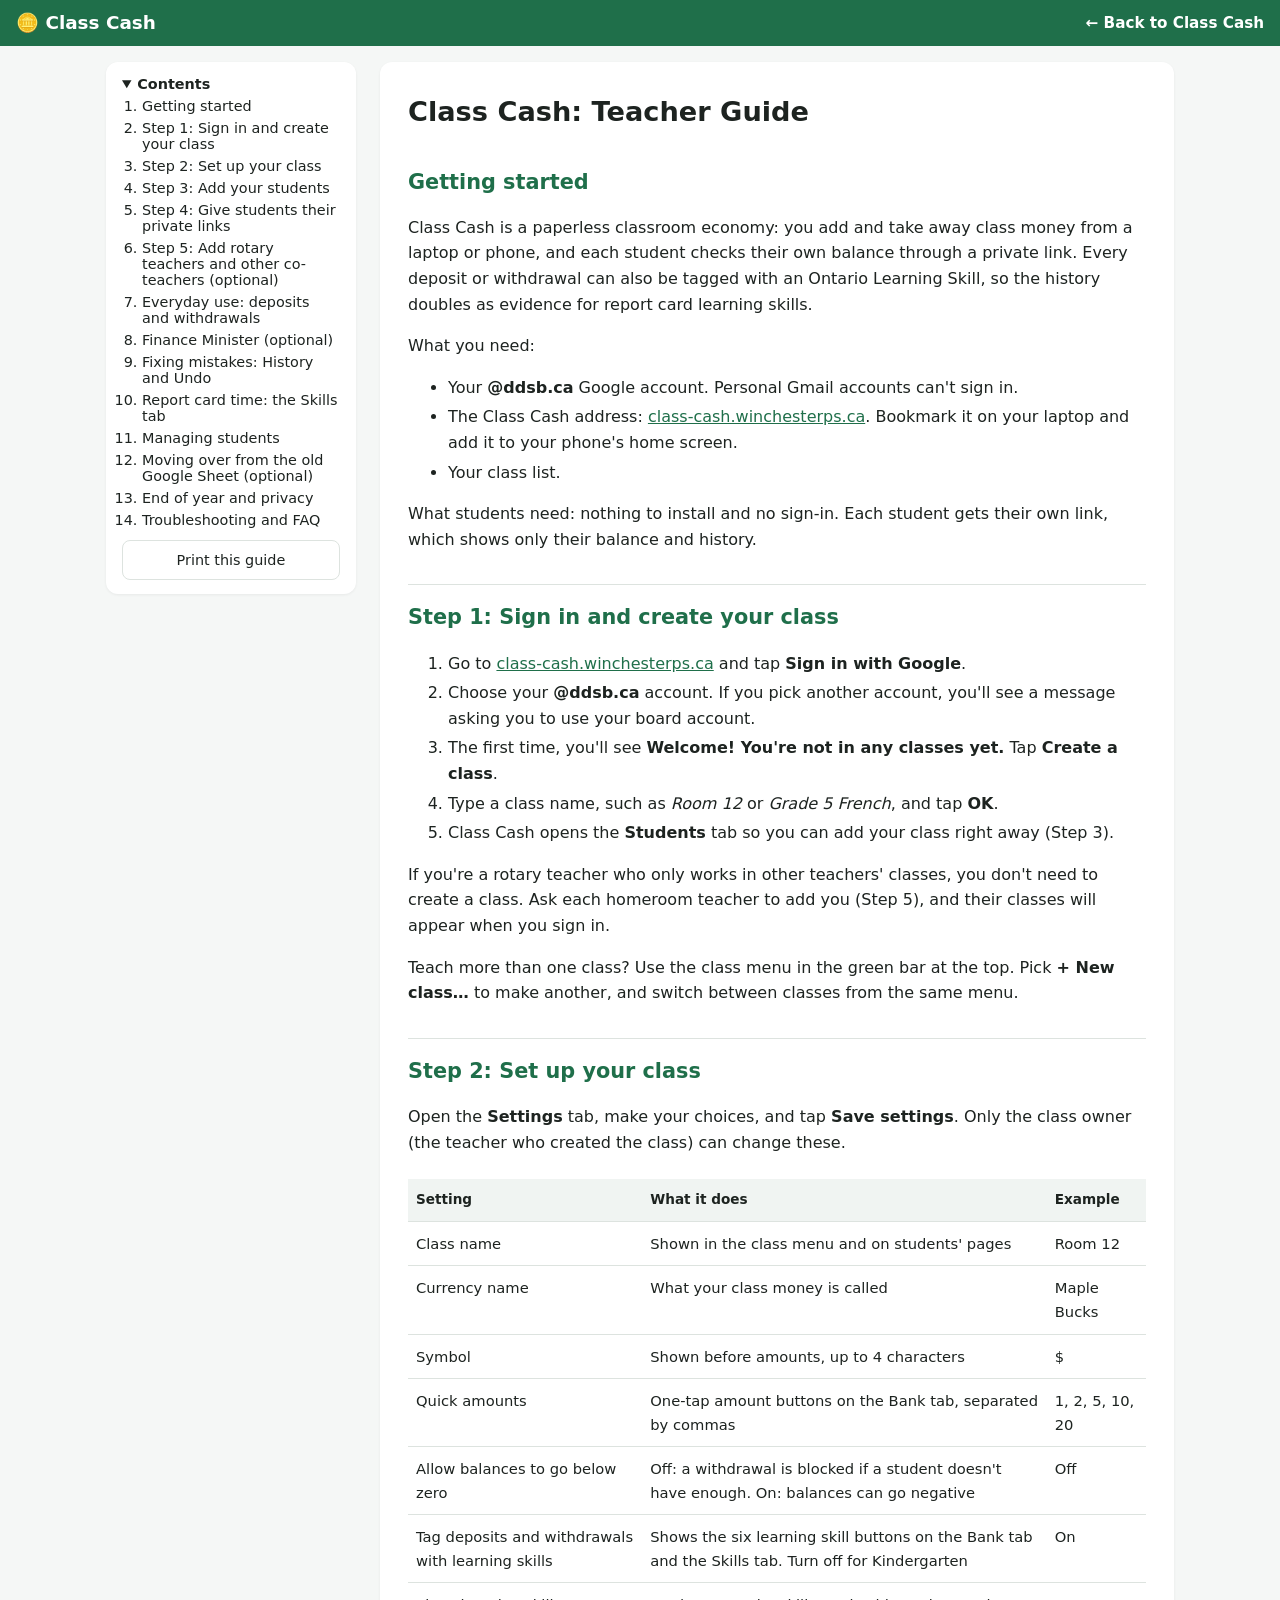
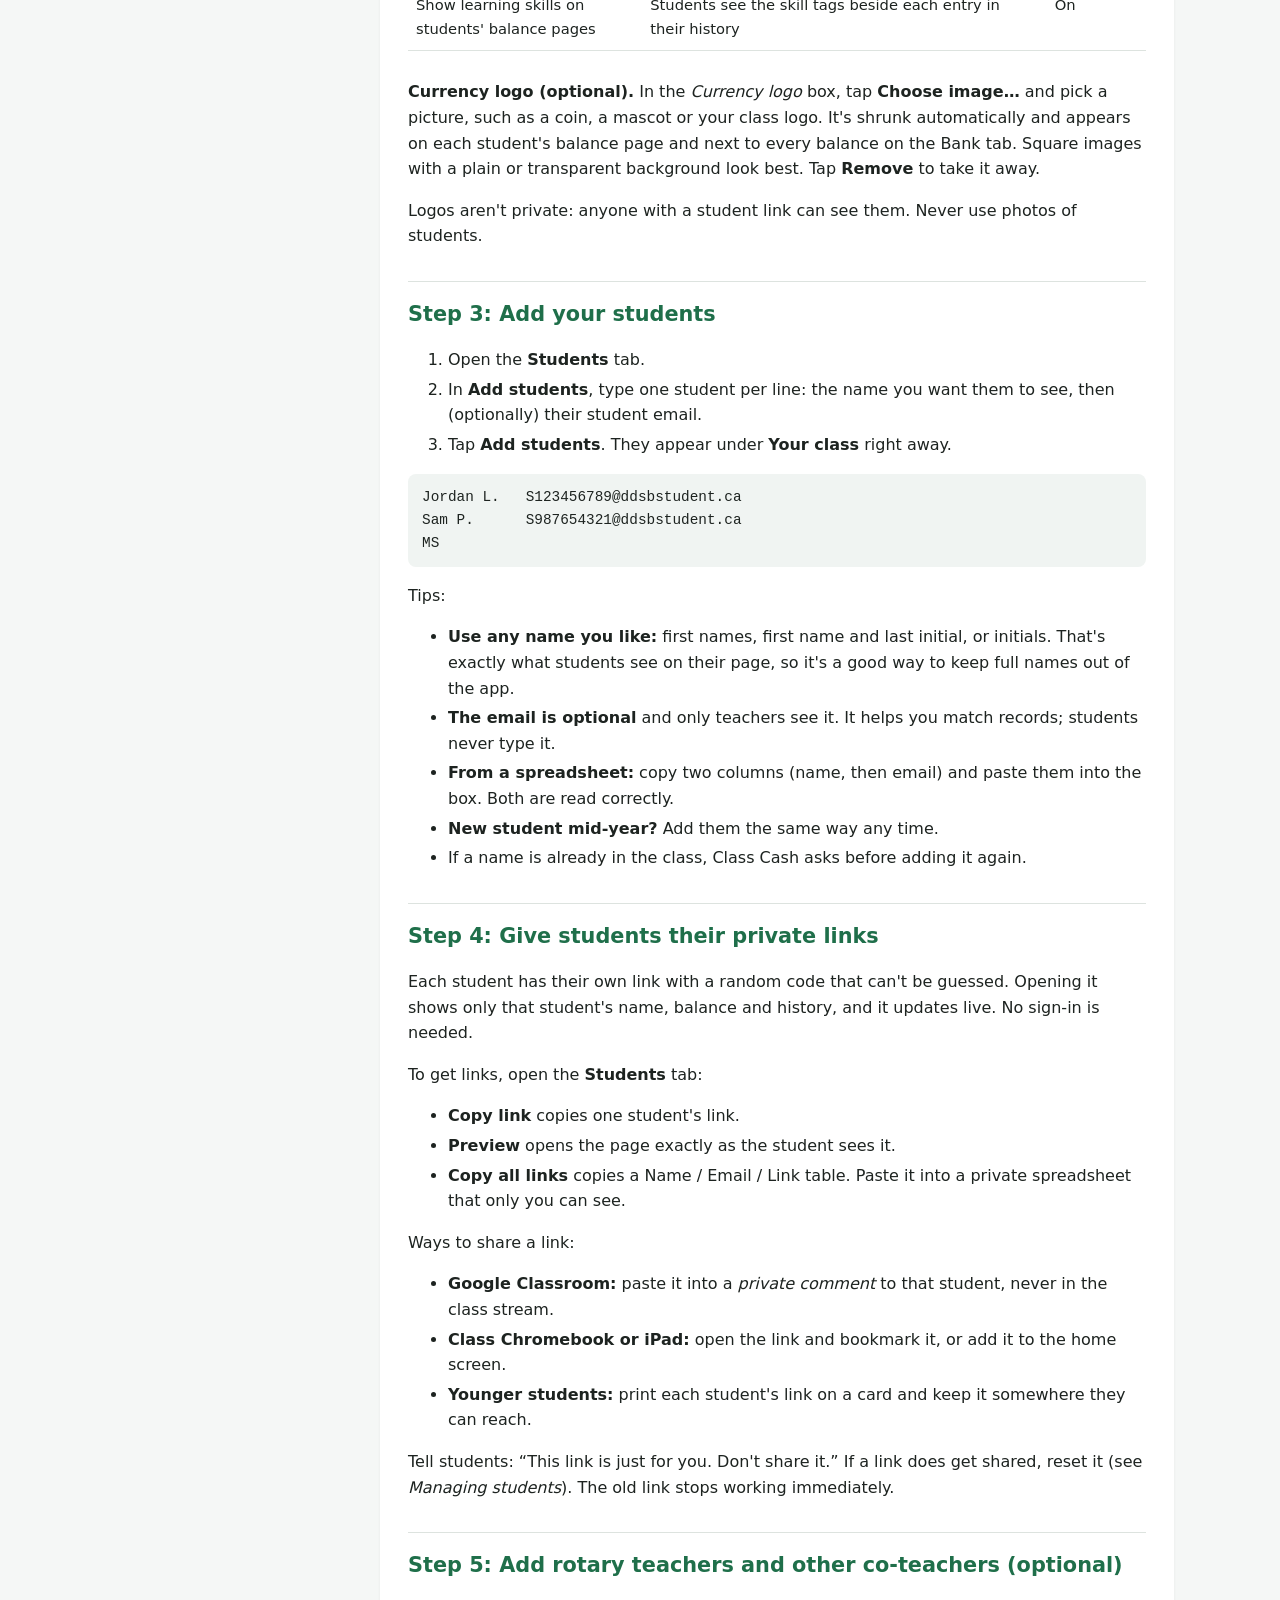
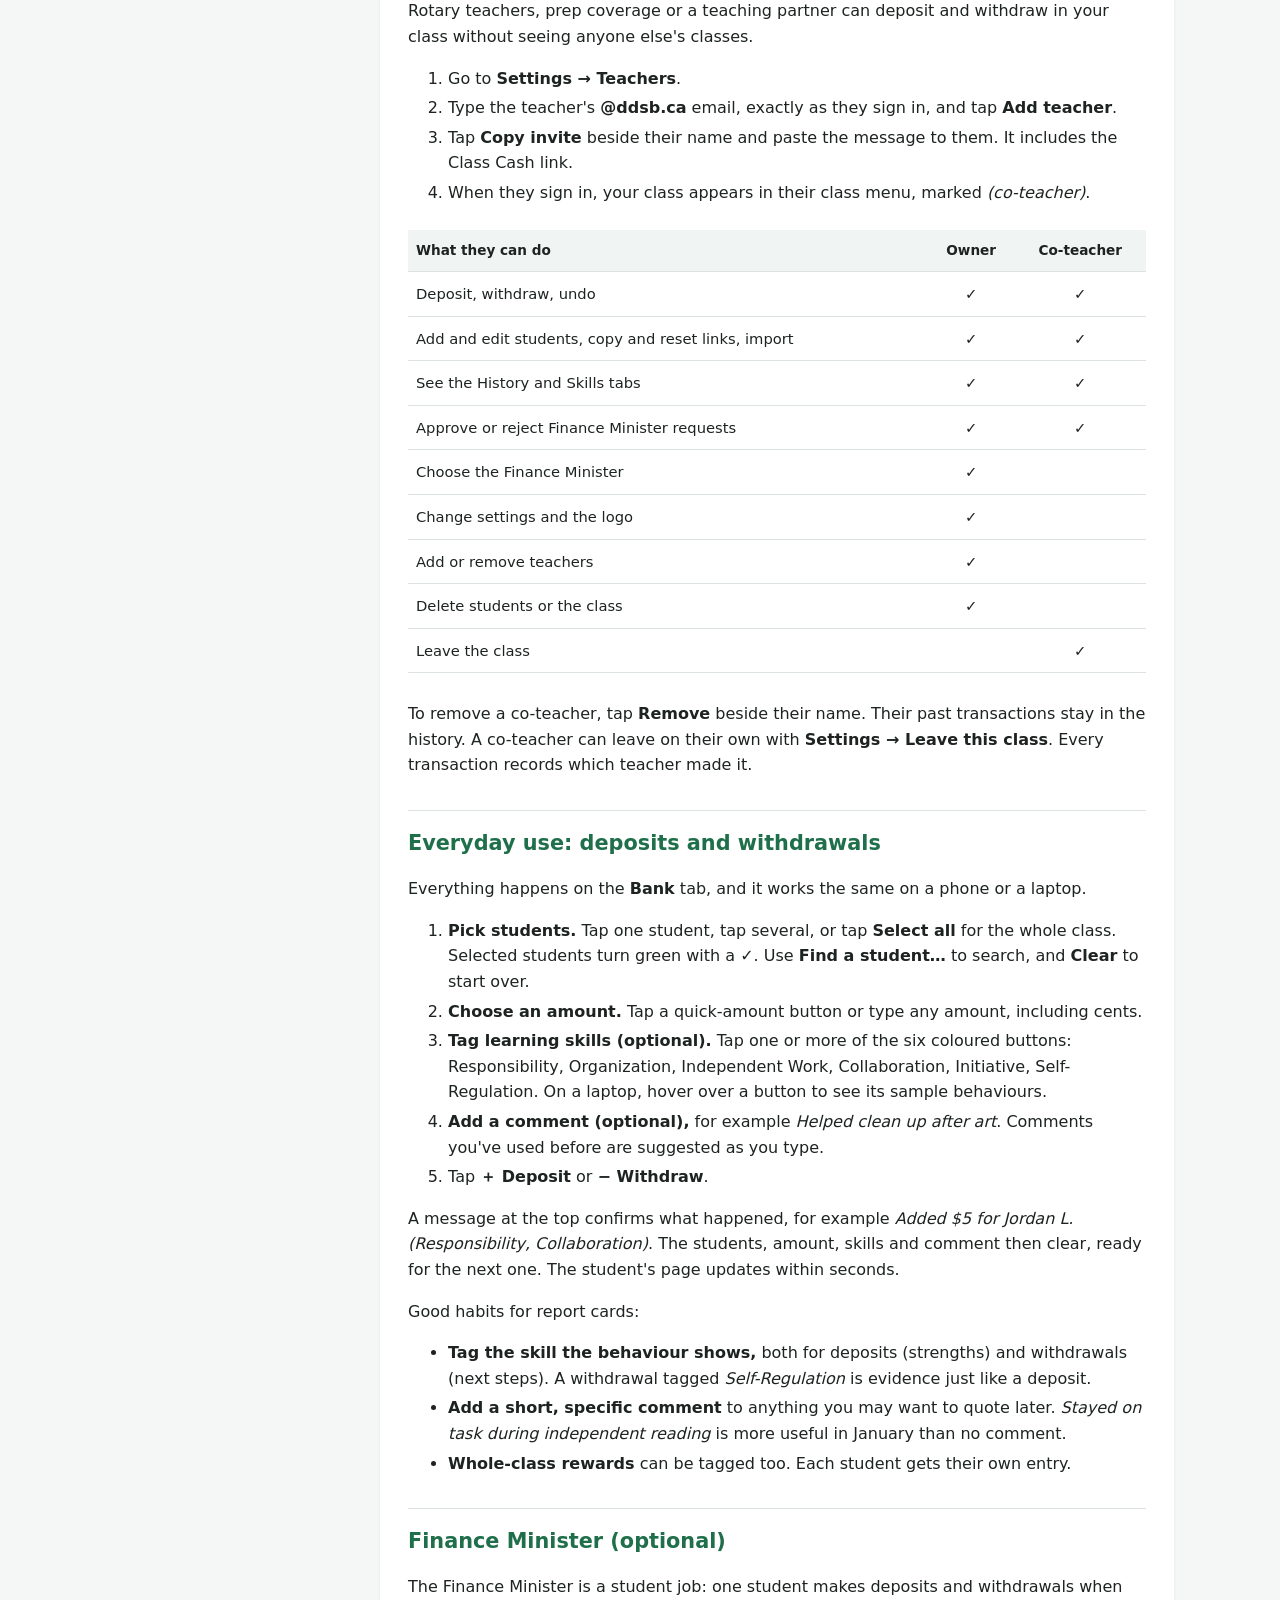
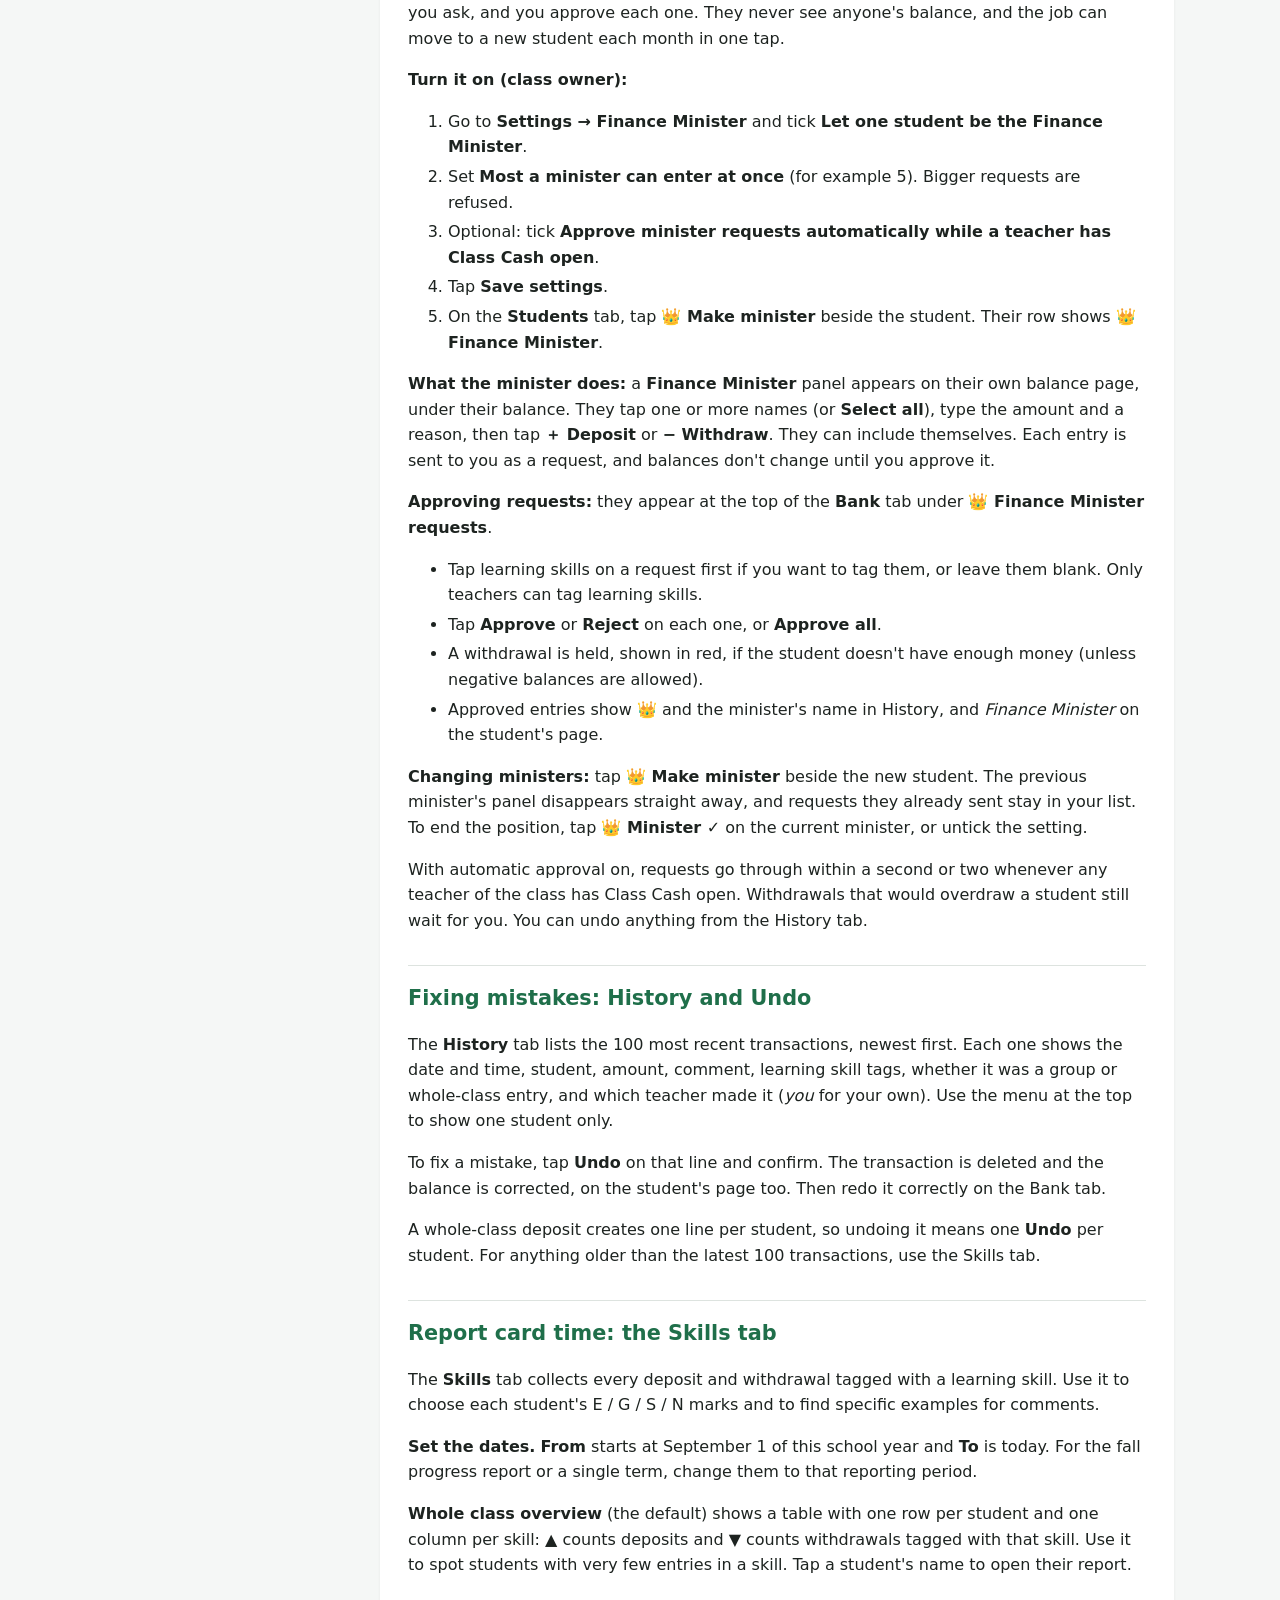
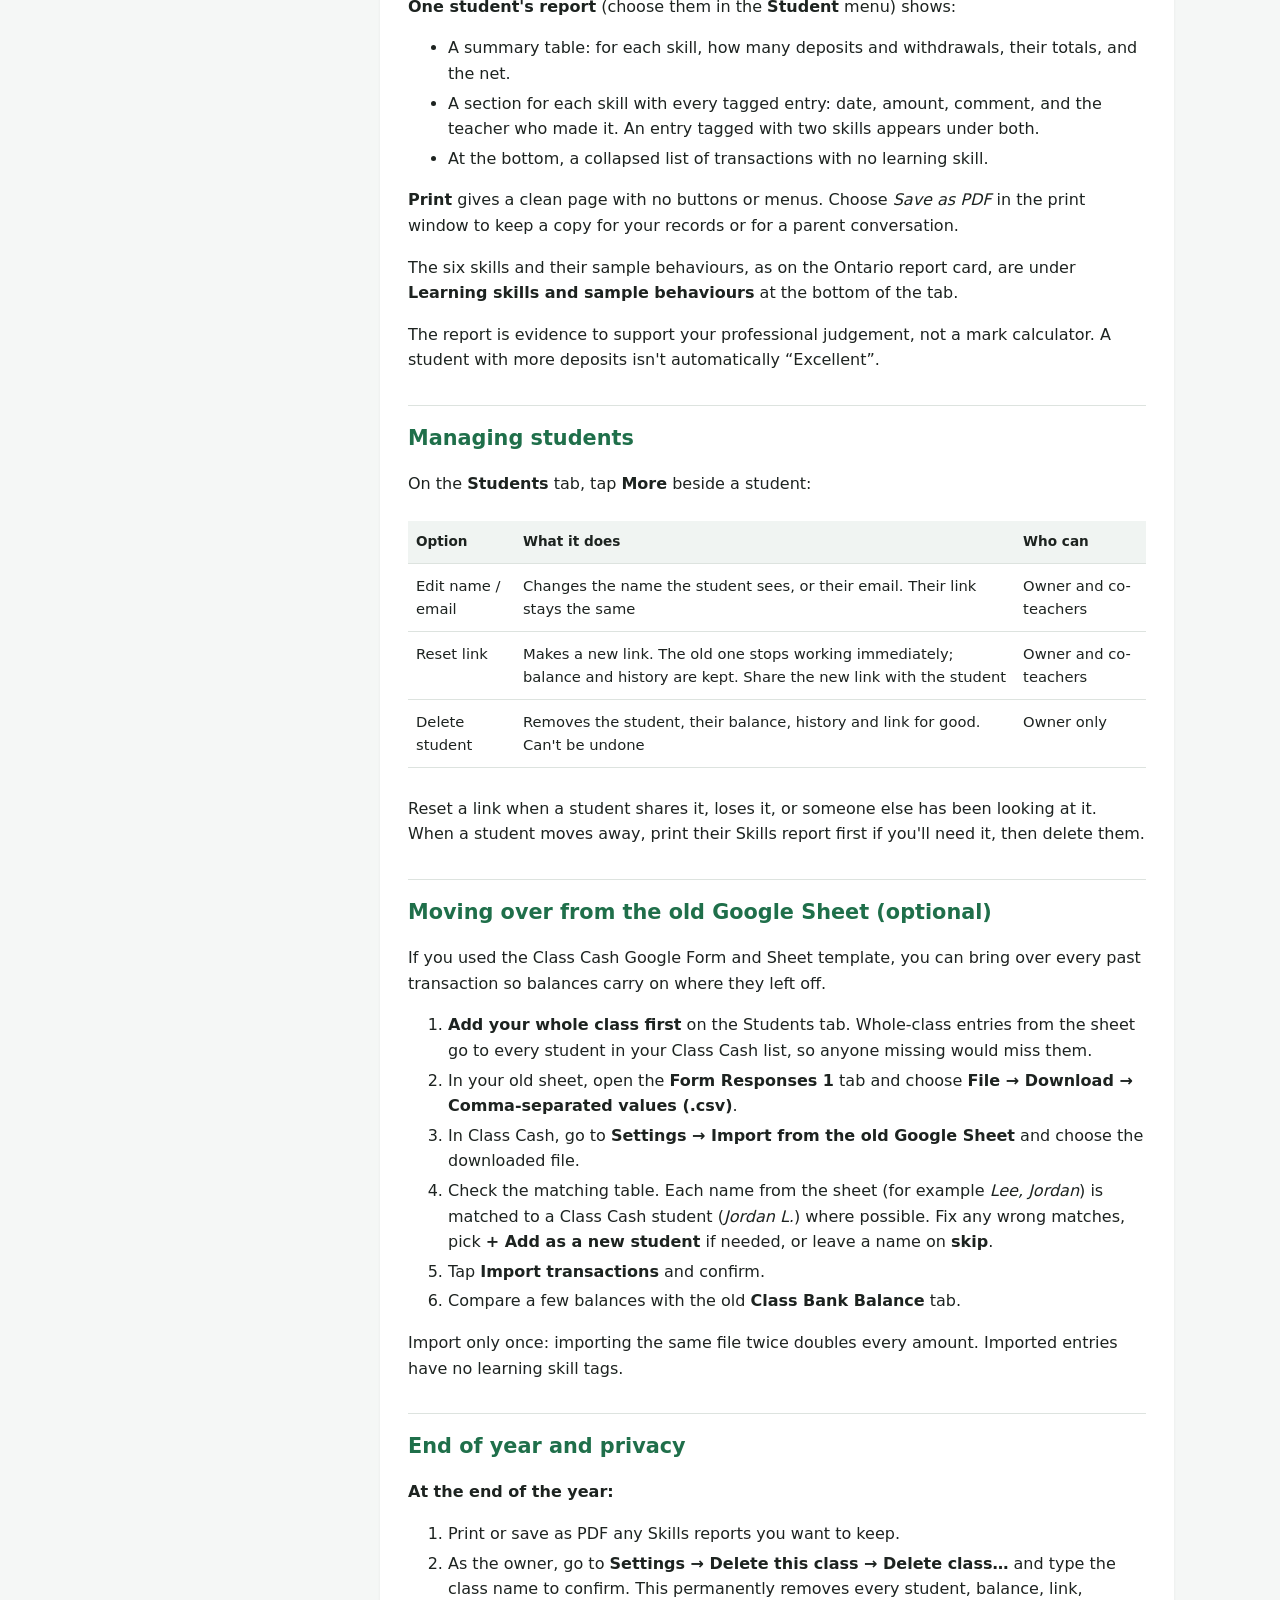
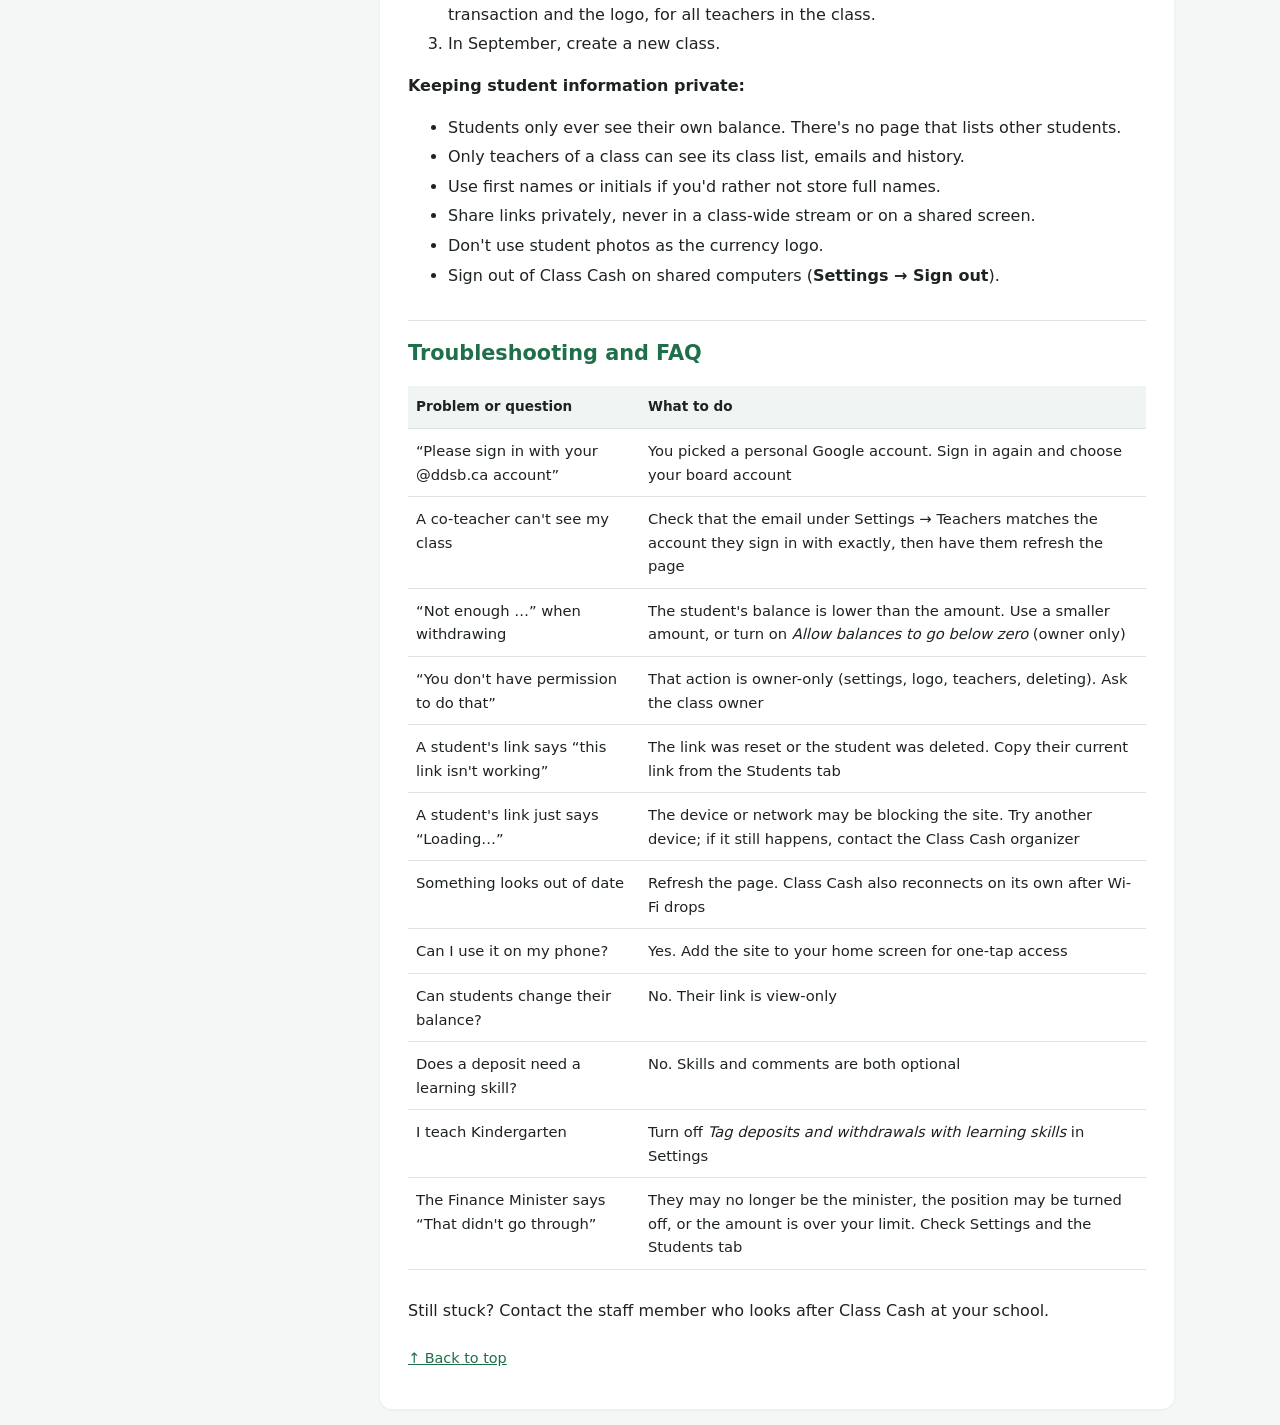
<file: help.html>
<!DOCTYPE html>
<html lang="en">
<head>
  <meta charset="utf-8">
  <meta name="viewport" content="width=device-width, initial-scale=1, viewport-fit=cover">
  <meta name="theme-color" content="#1f6f4a">
  <title>Teacher Guide · Class Cash</title>
  <link rel="icon" href="icons/coin.svg" type="image/svg+xml">
  <link rel="alternate icon" href="icons/favicon-32.png" type="image/png">
  <link rel="apple-touch-icon" href="icons/icon-180.png">
  <link rel="manifest" href="manifest.webmanifest">
  <link rel="stylesheet" href="css/style.css">
</head>
<body class="help-page">
  <!-- Generated from the Class Cash Teacher Guide. Edit help.md and rebuild, or edit this file directly. -->
  <header class="topbar">
    <a class="brand brand-link" href="index.html">🪙 <span>Class Cash</span></a>
    <a class="back-link" href="index.html">← Back to Class Cash</a>
  </header>
  <div class="help-layout">
    <nav class="help-toc" aria-label="Contents">
      <details open>
        <summary>Contents</summary>
        <ol><li><a href="#getting-started">Getting started</a></li><li><a href="#step-1-sign-in-and-create-your-class">Step 1: Sign in and create your class</a></li><li><a href="#step-2-set-up-your-class">Step 2: Set up your class</a></li><li><a href="#step-3-add-your-students">Step 3: Add your students</a></li><li><a href="#step-4-give-students-their-private-links">Step 4: Give students their private links</a></li><li><a href="#step-5-add-rotary-teachers-and-other-co-teachers-optional">Step 5: Add rotary teachers and other co-teachers (optional)</a></li><li><a href="#everyday-use-deposits-and-withdrawals">Everyday use: deposits and withdrawals</a></li><li><a href="#finance-minister-optional">Finance Minister (optional)</a></li><li><a href="#fixing-mistakes-history-and-undo">Fixing mistakes: History and Undo</a></li><li><a href="#report-card-time-the-skills-tab">Report card time: the Skills tab</a></li><li><a href="#managing-students">Managing students</a></li><li><a href="#moving-over-from-the-old-google-sheet-optional">Moving over from the old Google Sheet (optional)</a></li><li><a href="#end-of-year-and-privacy">End of year and privacy</a></li><li><a href="#troubleshooting-and-faq">Troubleshooting and FAQ</a></li></ol>
      </details>
      <button type="button" class="help-print" onclick="window.print()">Print this guide</button>
    </nav>
    <main class="help-body">
      <h1>Class Cash: Teacher Guide</h1>
      <h2 id="getting-started">Getting started</h2>
<p>Class Cash is a paperless classroom economy: you add and take away class money from a laptop or phone, and each student checks their own balance through a private link. Every deposit or withdrawal can also be tagged with an Ontario Learning Skill, so the history doubles as evidence for report card learning skills.</p>
<p>What you need:</p>
<ul>
<li>Your <strong>@ddsb.ca</strong> Google account. Personal Gmail accounts can't sign in.</li>
<li>The Class Cash address: <a href="https://class-cash.winchesterps.ca" target="_blank" rel="noopener">class-cash.winchesterps.ca</a>. Bookmark it on your laptop and add it to your phone's home screen.</li>
<li>Your class list.</li>
</ul>
<p>What students need: nothing to install and no sign-in. Each student gets their own link, which shows only their balance and history.</p>
<h2 id="step-1-sign-in-and-create-your-class">Step 1: Sign in and create your class</h2>
<ol>
<li>Go to <a href="https://class-cash.winchesterps.ca" target="_blank" rel="noopener">class-cash.winchesterps.ca</a> and tap <strong>Sign in with Google</strong>.</li>
<li>Choose your <strong>@ddsb.ca</strong> account. If you pick another account, you'll see a message asking you to use your board account.</li>
<li>The first time, you'll see <strong>Welcome! You're not in any classes yet.</strong> Tap <strong>Create a class</strong>.</li>
<li>Type a class name, such as <em>Room 12</em> or <em>Grade 5 French</em>, and tap <strong>OK</strong>.</li>
<li>Class Cash opens the <strong>Students</strong> tab so you can add your class right away (Step 3).</li>
</ol>
<p>If you're a rotary teacher who only works in other teachers' classes, you don't need to create a class. Ask each homeroom teacher to add you (Step 5), and their classes will appear when you sign in.</p>
<p>Teach more than one class? Use the class menu in the green bar at the top. Pick <strong>+ New class…</strong> to make another, and switch between classes from the same menu.</p>
<h2 id="step-2-set-up-your-class">Step 2: Set up your class</h2>
<p>Open the <strong>Settings</strong> tab, make your choices, and tap <strong>Save settings</strong>. Only the class owner (the teacher who created the class) can change these.</p>
<div class="table-wrap"><table>
<thead>
<tr>
<th>Setting</th>
<th>What it does</th>
<th>Example</th>
</tr>
</thead>
<tbody>
<tr>
<td>Class name</td>
<td>Shown in the class menu and on students' pages</td>
<td>Room 12</td>
</tr>
<tr>
<td>Currency name</td>
<td>What your class money is called</td>
<td>Maple Bucks</td>
</tr>
<tr>
<td>Symbol</td>
<td>Shown before amounts, up to 4 characters</td>
<td>$</td>
</tr>
<tr>
<td>Quick amounts</td>
<td>One-tap amount buttons on the Bank tab, separated by commas</td>
<td>1, 2, 5, 10, 20</td>
</tr>
<tr>
<td>Allow balances to go below zero</td>
<td>Off: a withdrawal is blocked if a student doesn't have enough. On: balances can go negative</td>
<td>Off</td>
</tr>
<tr>
<td>Tag deposits and withdrawals with learning skills</td>
<td>Shows the six learning skill buttons on the Bank tab and the Skills tab. Turn off for Kindergarten</td>
<td>On</td>
</tr>
<tr>
<td>Show learning skills on students' balance pages</td>
<td>Students see the skill tags beside each entry in their history</td>
<td>On</td>
</tr>
</tbody>
</table></div>
<p><strong>Currency logo (optional).</strong> In the <em>Currency logo</em> box, tap <strong>Choose image…</strong> and pick a picture, such as a coin, a mascot or your class logo. It's shrunk automatically and appears on each student's balance page and next to every balance on the Bank tab. Square images with a plain or transparent background look best. Tap <strong>Remove</strong> to take it away.</p>
<p>Logos aren't private: anyone with a student link can see them. Never use photos of students.</p>
<h2 id="step-3-add-your-students">Step 3: Add your students</h2>
<ol>
<li>Open the <strong>Students</strong> tab.</li>
<li>In <strong>Add students</strong>, type one student per line: the name you want them to see, then (optionally) their student email.</li>
<li>Tap <strong>Add students</strong>. They appear under <strong>Your class</strong> right away.</li>
</ol>
<pre><code>Jordan L.   S123456789@ddsbstudent.ca
Sam P.      S987654321@ddsbstudent.ca
MS
</code></pre>
<p>Tips:</p>
<ul>
<li><strong>Use any name you like:</strong> first names, first name and last initial, or initials. That's exactly what students see on their page, so it's a good way to keep full names out of the app.</li>
<li><strong>The email is optional</strong> and only teachers see it. It helps you match records; students never type it.</li>
<li><strong>From a spreadsheet:</strong> copy two columns (name, then email) and paste them into the box. Both are read correctly.</li>
<li><strong>New student mid-year?</strong> Add them the same way any time.</li>
<li>If a name is already in the class, Class Cash asks before adding it again.</li>
</ul>
<h2 id="step-4-give-students-their-private-links">Step 4: Give students their private links</h2>
<p>Each student has their own link with a random code that can't be guessed. Opening it shows only that student's name, balance and history, and it updates live. No sign-in is needed.</p>
<p>To get links, open the <strong>Students</strong> tab:</p>
<ul>
<li><strong>Copy link</strong> copies one student's link.</li>
<li><strong>Preview</strong> opens the page exactly as the student sees it.</li>
<li><strong>Copy all links</strong> copies a Name / Email / Link table. Paste it into a private spreadsheet that only you can see.</li>
</ul>
<p>Ways to share a link:</p>
<ul>
<li><strong>Google Classroom:</strong> paste it into a <em>private comment</em> to that student, never in the class stream.</li>
<li><strong>Class Chromebook or iPad:</strong> open the link and bookmark it, or add it to the home screen.</li>
<li><strong>Younger students:</strong> print each student's link on a card and keep it somewhere they can reach.</li>
</ul>
<p>Tell students: “This link is just for you. Don't share it.” If a link does get shared, reset it (see <em>Managing students</em>). The old link stops working immediately.</p>
<h2 id="step-5-add-rotary-teachers-and-other-co-teachers-optional">Step 5: Add rotary teachers and other co-teachers (optional)</h2>
<p>Rotary teachers, prep coverage or a teaching partner can deposit and withdraw in your class without seeing anyone else's classes.</p>
<ol>
<li>Go to <strong>Settings → Teachers</strong>.</li>
<li>Type the teacher's <strong>@ddsb.ca</strong> email, exactly as they sign in, and tap <strong>Add teacher</strong>.</li>
<li>Tap <strong>Copy invite</strong> beside their name and paste the message to them. It includes the Class Cash link.</li>
<li>When they sign in, your class appears in their class menu, marked <em>(co-teacher)</em>.</li>
</ol>
<div class="table-wrap"><table>
<thead>
<tr>
<th>What they can do</th>
<th style="text-align: center;">Owner</th>
<th style="text-align: center;">Co-teacher</th>
</tr>
</thead>
<tbody>
<tr>
<td>Deposit, withdraw, undo</td>
<td style="text-align: center;">✓</td>
<td style="text-align: center;">✓</td>
</tr>
<tr>
<td>Add and edit students, copy and reset links, import</td>
<td style="text-align: center;">✓</td>
<td style="text-align: center;">✓</td>
</tr>
<tr>
<td>See the History and Skills tabs</td>
<td style="text-align: center;">✓</td>
<td style="text-align: center;">✓</td>
</tr>
<tr>
<td>Approve or reject Finance Minister requests</td>
<td style="text-align: center;">✓</td>
<td style="text-align: center;">✓</td>
</tr>
<tr>
<td>Choose the Finance Minister</td>
<td style="text-align: center;">✓</td>
<td style="text-align: center;"></td>
</tr>
<tr>
<td>Change settings and the logo</td>
<td style="text-align: center;">✓</td>
<td style="text-align: center;"></td>
</tr>
<tr>
<td>Add or remove teachers</td>
<td style="text-align: center;">✓</td>
<td style="text-align: center;"></td>
</tr>
<tr>
<td>Delete students or the class</td>
<td style="text-align: center;">✓</td>
<td style="text-align: center;"></td>
</tr>
<tr>
<td>Leave the class</td>
<td style="text-align: center;"></td>
<td style="text-align: center;">✓</td>
</tr>
</tbody>
</table></div>
<p>To remove a co-teacher, tap <strong>Remove</strong> beside their name. Their past transactions stay in the history. A co-teacher can leave on their own with <strong>Settings → Leave this class</strong>. Every transaction records which teacher made it.</p>
<h2 id="everyday-use-deposits-and-withdrawals">Everyday use: deposits and withdrawals</h2>
<p>Everything happens on the <strong>Bank</strong> tab, and it works the same on a phone or a laptop.</p>
<ol>
<li><strong>Pick students.</strong> Tap one student, tap several, or tap <strong>Select all</strong> for the whole class. Selected students turn green with a ✓. Use <strong>Find a student…</strong> to search, and <strong>Clear</strong> to start over.</li>
<li><strong>Choose an amount.</strong> Tap a quick-amount button or type any amount, including cents.</li>
<li><strong>Tag learning skills (optional).</strong> Tap one or more of the six coloured buttons: Responsibility, Organization, Independent Work, Collaboration, Initiative, Self-Regulation. On a laptop, hover over a button to see its sample behaviours.</li>
<li><strong>Add a comment (optional),</strong> for example <em>Helped clean up after art</em>. Comments you've used before are suggested as you type.</li>
<li>Tap <strong>＋ Deposit</strong> or <strong>− Withdraw</strong>.</li>
</ol>
<p>A message at the top confirms what happened, for example <em>Added $5 for Jordan L. (Responsibility, Collaboration)</em>. The students, amount, skills and comment then clear, ready for the next one. The student's page updates within seconds.</p>
<p>Good habits for report cards:</p>
<ul>
<li><strong>Tag the skill the behaviour shows,</strong> both for deposits (strengths) and withdrawals (next steps). A withdrawal tagged <em>Self-Regulation</em> is evidence just like a deposit.</li>
<li><strong>Add a short, specific comment</strong> to anything you may want to quote later. <em>Stayed on task during independent reading</em> is more useful in January than no comment.</li>
<li><strong>Whole-class rewards</strong> can be tagged too. Each student gets their own entry.</li>
</ul>
<h2 id="finance-minister-optional">Finance Minister (optional)</h2>
<p>The Finance Minister is a student job: one student makes deposits and withdrawals when you ask, and you approve each one. They never see anyone's balance, and the job can move to a new student each month in one tap.</p>
<p><strong>Turn it on (class owner):</strong></p>
<ol>
<li>Go to <strong>Settings → Finance Minister</strong> and tick <strong>Let one student be the Finance Minister</strong>.</li>
<li>Set <strong>Most a minister can enter at once</strong> (for example 5). Bigger requests are refused.</li>
<li>Optional: tick <strong>Approve minister requests automatically while a teacher has Class Cash open</strong>.</li>
<li>Tap <strong>Save settings</strong>.</li>
<li>On the <strong>Students</strong> tab, tap <strong>👑 Make minister</strong> beside the student. Their row shows <strong>👑 Finance Minister</strong>.</li>
</ol>
<p><strong>What the minister does:</strong> a <strong>Finance Minister</strong> panel appears on their own balance page, under their balance. They tap one or more names (or <strong>Select all</strong>), type the amount and a reason, then tap <strong>＋ Deposit</strong> or <strong>− Withdraw</strong>. They can include themselves. Each entry is sent to you as a request, and balances don't change until you approve it.</p>
<p><strong>Approving requests:</strong> they appear at the top of the <strong>Bank</strong> tab under <strong>👑 Finance Minister requests</strong>.</p>
<ul>
<li>Tap learning skills on a request first if you want to tag them, or leave them blank. Only teachers can tag learning skills.</li>
<li>Tap <strong>Approve</strong> or <strong>Reject</strong> on each one, or <strong>Approve all</strong>.</li>
<li>A withdrawal is held, shown in red, if the student doesn't have enough money (unless negative balances are allowed).</li>
<li>Approved entries show 👑 and the minister's name in History, and <em>Finance Minister</em> on the student's page.</li>
</ul>
<p><strong>Changing ministers:</strong> tap <strong>👑 Make minister</strong> beside the new student. The previous minister's panel disappears straight away, and requests they already sent stay in your list. To end the position, tap <strong>👑 Minister ✓</strong> on the current minister, or untick the setting.</p>
<p>With automatic approval on, requests go through within a second or two whenever any teacher of the class has Class Cash open. Withdrawals that would overdraw a student still wait for you. You can undo anything from the History tab.</p>
<h2 id="fixing-mistakes-history-and-undo">Fixing mistakes: History and Undo</h2>
<p>The <strong>History</strong> tab lists the 100 most recent transactions, newest first. Each one shows the date and time, student, amount, comment, learning skill tags, whether it was a group or whole-class entry, and which teacher made it (<em>you</em> for your own). Use the menu at the top to show one student only.</p>
<p>To fix a mistake, tap <strong>Undo</strong> on that line and confirm. The transaction is deleted and the balance is corrected, on the student's page too. Then redo it correctly on the Bank tab.</p>
<p>A whole-class deposit creates one line per student, so undoing it means one <strong>Undo</strong> per student. For anything older than the latest 100 transactions, use the Skills tab.</p>
<h2 id="report-card-time-the-skills-tab">Report card time: the Skills tab</h2>
<p>The <strong>Skills</strong> tab collects every deposit and withdrawal tagged with a learning skill. Use it to choose each student's E / G / S / N marks and to find specific examples for comments.</p>
<p><strong>Set the dates.</strong> <strong>From</strong> starts at September 1 of this school year and <strong>To</strong> is today. For the fall progress report or a single term, change them to that reporting period.</p>
<p><strong>Whole class overview</strong> (the default) shows a table with one row per student and one column per skill: ▲ counts deposits and ▼ counts withdrawals tagged with that skill. Use it to spot students with very few entries in a skill. Tap a student's name to open their report.</p>
<p><strong>One student's report</strong> (choose them in the <strong>Student</strong> menu) shows:</p>
<ul>
<li>A summary table: for each skill, how many deposits and withdrawals, their totals, and the net.</li>
<li>A section for each skill with every tagged entry: date, amount, comment, and the teacher who made it. An entry tagged with two skills appears under both.</li>
<li>At the bottom, a collapsed list of transactions with no learning skill.</li>
</ul>
<p><strong>Print</strong> gives a clean page with no buttons or menus. Choose <em>Save as PDF</em> in the print window to keep a copy for your records or for a parent conversation.</p>
<p>The six skills and their sample behaviours, as on the Ontario report card, are under <strong>Learning skills and sample behaviours</strong> at the bottom of the tab.</p>
<p>The report is evidence to support your professional judgement, not a mark calculator. A student with more deposits isn't automatically “Excellent”.</p>
<h2 id="managing-students">Managing students</h2>
<p>On the <strong>Students</strong> tab, tap <strong>More</strong> beside a student:</p>
<div class="table-wrap"><table>
<thead>
<tr>
<th>Option</th>
<th>What it does</th>
<th>Who can</th>
</tr>
</thead>
<tbody>
<tr>
<td>Edit name / email</td>
<td>Changes the name the student sees, or their email. Their link stays the same</td>
<td>Owner and co-teachers</td>
</tr>
<tr>
<td>Reset link</td>
<td>Makes a new link. The old one stops working immediately; balance and history are kept. Share the new link with the student</td>
<td>Owner and co-teachers</td>
</tr>
<tr>
<td>Delete student</td>
<td>Removes the student, their balance, history and link for good. Can't be undone</td>
<td>Owner only</td>
</tr>
</tbody>
</table></div>
<p>Reset a link when a student shares it, loses it, or someone else has been looking at it. When a student moves away, print their Skills report first if you'll need it, then delete them.</p>
<h2 id="moving-over-from-the-old-google-sheet-optional">Moving over from the old Google Sheet (optional)</h2>
<p>If you used the Class Cash Google Form and Sheet template, you can bring over every past transaction so balances carry on where they left off.</p>
<ol>
<li><strong>Add your whole class first</strong> on the Students tab. Whole-class entries from the sheet go to every student in your Class Cash list, so anyone missing would miss them.</li>
<li>In your old sheet, open the <strong>Form Responses 1</strong> tab and choose <strong>File → Download → Comma-separated values (.csv)</strong>.</li>
<li>In Class Cash, go to <strong>Settings → Import from the old Google Sheet</strong> and choose the downloaded file.</li>
<li>Check the matching table. Each name from the sheet (for example <em>Lee, Jordan</em>) is matched to a Class Cash student (<em>Jordan L.</em>) where possible. Fix any wrong matches, pick <strong>+ Add as a new student</strong> if needed, or leave a name on <strong>skip</strong>.</li>
<li>Tap <strong>Import transactions</strong> and confirm.</li>
<li>Compare a few balances with the old <strong>Class Bank Balance</strong> tab.</li>
</ol>
<p>Import only once: importing the same file twice doubles every amount. Imported entries have no learning skill tags.</p>
<h2 id="end-of-year-and-privacy">End of year and privacy</h2>
<p><strong>At the end of the year:</strong></p>
<ol>
<li>Print or save as PDF any Skills reports you want to keep.</li>
<li>As the owner, go to <strong>Settings → Delete this class → Delete class…</strong> and type the class name to confirm. This permanently removes every student, balance, link, transaction and the logo, for all teachers in the class.</li>
<li>In September, create a new class.</li>
</ol>
<p><strong>Keeping student information private:</strong></p>
<ul>
<li>Students only ever see their own balance. There's no page that lists other students.</li>
<li>Only teachers of a class can see its class list, emails and history.</li>
<li>Use first names or initials if you'd rather not store full names.</li>
<li>Share links privately, never in a class-wide stream or on a shared screen.</li>
<li>Don't use student photos as the currency logo.</li>
<li>Sign out of Class Cash on shared computers (<strong>Settings → Sign out</strong>).</li>
</ul>
<h2 id="troubleshooting-and-faq">Troubleshooting and FAQ</h2>
<div class="table-wrap"><table>
<thead>
<tr>
<th>Problem or question</th>
<th>What to do</th>
</tr>
</thead>
<tbody>
<tr>
<td>“Please sign in with your @ddsb.ca account”</td>
<td>You picked a personal Google account. Sign in again and choose your board account</td>
</tr>
<tr>
<td>A co-teacher can't see my class</td>
<td>Check that the email under Settings → Teachers matches the account they sign in with exactly, then have them refresh the page</td>
</tr>
<tr>
<td>“Not enough …” when withdrawing</td>
<td>The student's balance is lower than the amount. Use a smaller amount, or turn on <em>Allow balances to go below zero</em> (owner only)</td>
</tr>
<tr>
<td>“You don't have permission to do that”</td>
<td>That action is owner-only (settings, logo, teachers, deleting). Ask the class owner</td>
</tr>
<tr>
<td>A student's link says “this link isn't working”</td>
<td>The link was reset or the student was deleted. Copy their current link from the Students tab</td>
</tr>
<tr>
<td>A student's link just says “Loading…”</td>
<td>The device or network may be blocking the site. Try another device; if it still happens, contact the Class Cash organizer</td>
</tr>
<tr>
<td>Something looks out of date</td>
<td>Refresh the page. Class Cash also reconnects on its own after Wi-Fi drops</td>
</tr>
<tr>
<td>Can I use it on my phone?</td>
<td>Yes. Add the site to your home screen for one-tap access</td>
</tr>
<tr>
<td>Can students change their balance?</td>
<td>No. Their link is view-only</td>
</tr>
<tr>
<td>Does a deposit need a learning skill?</td>
<td>No. Skills and comments are both optional</td>
</tr>
<tr>
<td>I teach Kindergarten</td>
<td>Turn off <em>Tag deposits and withdrawals with learning skills</em> in Settings</td>
</tr>
<tr>
<td>The Finance Minister says “That didn't go through”</td>
<td>They may no longer be the minister, the position may be turned off, or the amount is over your limit. Check Settings and the Students tab</td>
</tr>
</tbody>
</table></div>
<p>Still stuck? Contact the staff member who looks after Class Cash at your school.</p>
      <p class="help-top"><a href="#">↑ Back to top</a></p>
    </main>
  </div>
</body>
</html>
</file>
<file: css/style.css>
:root {
  --green: #1f6f4a;
  --green-light: #e5f3eb;
  --red: #b3261e;
  --red-light: #fbe9e7;
  --ink: #1d2320;
  --muted: #5f6b65;
  --line: #dde3df;
  --bg: #f5f7f6;
  --card: #fff;
  --gold: #f2b705;
  --radius: 12px;
  font-family: system-ui, -apple-system, "Segoe UI", Roboto, sans-serif;
  color: var(--ink);
  background: var(--bg);
}
* { box-sizing: border-box; }
body { margin: 0; min-height: 100vh; }
[hidden] { display: none !important; }

button, input, select, textarea { font: inherit; }
button {
  border: 1px solid var(--line); background: var(--card); color: var(--ink);
  border-radius: 8px; padding: 8px 14px; cursor: pointer; min-height: 40px;
}
button:hover { border-color: #b9c4be; }
button:disabled { opacity: .5; cursor: not-allowed; }
button.primary { background: var(--green); color: #fff; border-color: var(--green); }
button.big { min-height: 52px; font-size: 1.1rem; font-weight: 600; }
button.small { min-height: 32px; padding: 4px 10px; font-size: .85rem; }
button.danger { color: var(--red); }
button.link { border: none; background: none; color: var(--green); text-decoration: underline; padding: 0; min-height: 0; }
input, select, textarea {
  border: 1px solid var(--line); border-radius: 8px; padding: 9px 12px; background: #fff; width: 100%;
}
textarea { resize: vertical; }
input:focus, select:focus, textarea:focus, button:focus-visible { outline: 3px solid #9fd3b5; outline-offset: 1px; }

.muted { color: var(--muted); }
.small { font-size: .875rem; }
.center { text-align: center; }
.empty { color: var(--muted); text-align: center; padding: 24px; }

/* Top bar */
.topbar {
  display: flex; align-items: center; justify-content: space-between; gap: 12px;
  padding: 12px 16px; background: var(--green); color: #fff;
  padding-top: max(12px, env(safe-area-inset-top));
}
.brand { font-weight: 700; font-size: 1.15rem; }
.class-title { font-weight: 500; opacity: .9; text-align: right; }

.center-card { max-width: 420px; margin: 48px auto; padding: 32px 24px; background: var(--card);
  border-radius: var(--radius); text-align: center; box-shadow: 0 1px 3px rgba(0,0,0,.08); }
.center-card h1 { margin-top: 0; }

/* Tabs */
.tabs { display: flex; background: #fff; border-bottom: 1px solid var(--line); position: sticky; top: 0; z-index: 5; }
.tab { flex: 1; border: none; border-radius: 0; background: none; padding: 12px 4px; min-height: 48px;
  border-bottom: 3px solid transparent; color: var(--muted); font-weight: 600; }
.tab.active { color: var(--green); border-bottom-color: var(--green); }

.panel { max-width: 960px; margin: 0 auto; padding: 16px; }
.box { background: var(--card); border-radius: var(--radius); padding: 16px; margin-bottom: 16px;
  box-shadow: 0 1px 3px rgba(0,0,0,.06); }
.box h2 { margin: 0 0 8px; font-size: 1.15rem; }
.box textarea { margin: 8px 0; }
.row-between { display: flex; justify-content: space-between; align-items: center; gap: 12px; flex-wrap: wrap; }
.row-between select { width: auto; }

/* Bank */
.toolbar { display: flex; gap: 8px; margin-bottom: 12px; }
.toolbar input { flex: 1; }
.grid { display: grid; grid-template-columns: repeat(auto-fill, minmax(140px, 1fr)); gap: 10px;
  padding-bottom: 260px; }
.card { display: flex; flex-direction: column; align-items: flex-start; gap: 4px; padding: 12px; min-height: 72px;
  border: 2px solid var(--line); border-radius: var(--radius); background: #fff; text-align: left; }
.card-name { font-weight: 600; overflow-wrap: anywhere; }
.card-bal { color: var(--green); font-variant-numeric: tabular-nums; }
.card.neg .card-bal { color: var(--red); }
.card.selected { border-color: var(--green); background: var(--green-light); box-shadow: inset 0 0 0 1px var(--green); }
.card.selected .card-name::before { content: "✓ "; color: var(--green); }

.action-bar { position: fixed; left: 0; right: 0; bottom: 0; z-index: 10; background: #fff;
  border-top: 1px solid var(--line); box-shadow: 0 -4px 16px rgba(0,0,0,.08);
  padding: 10px 16px; padding-bottom: max(10px, env(safe-area-inset-bottom));
  display: grid; gap: 8px; max-width: 960px; margin: 0 auto; }
body:not([data-tab="bank"]) .action-bar { display: none; }
.action-bar:not(.ready) .action-row:last-child button { opacity: .5; }
.sel-count { font-weight: 600; }
.chips { display: flex; gap: 6px; overflow-x: auto; }
.chip { border-radius: 999px; min-height: 36px; padding: 4px 14px; flex: none; }
.action-row { display: flex; gap: 8px; }
.action-row #amount { flex: 0 0 120px; }
.action-row button { flex: 1; }
button.deposit { background: var(--green); color: #fff; border-color: var(--green); }
button.withdraw { background: var(--red); color: #fff; border-color: var(--red); }

/* Tables */
.table-wrap { overflow-x: auto; }
table { width: 100%; border-collapse: collapse; }
th, td { padding: 10px 8px; border-bottom: 1px solid var(--line); text-align: left; vertical-align: middle; }
th { font-size: .8rem; color: var(--muted); text-transform: uppercase; letter-spacing: .03em; }
.num { text-align: right; font-variant-numeric: tabular-nums; white-space: nowrap; }
.plus { color: var(--green); }
.minus { color: var(--red); }
.actions { display: flex; gap: 6px; flex-wrap: wrap; justify-content: flex-end; }
.tag { background: #eef1ef; border-radius: 4px; padding: 1px 6px; font-size: .75rem; color: var(--muted); }
details.more { position: relative; }
details.more summary { list-style: none; border: 1px solid var(--line); border-radius: 8px; padding: 6px 10px; cursor: pointer; }
details.more summary::-webkit-details-marker { display: none; }
details.more .menu { position: absolute; right: 0; top: 110%; z-index: 4; background: #fff; border: 1px solid var(--line);
  border-radius: 8px; padding: 6px; display: grid; gap: 4px; min-width: 170px; box-shadow: 0 4px 16px rgba(0,0,0,.12); }

/* Settings form */
#settings-form label { display: block; margin-bottom: 12px; font-weight: 500; }
#settings-form label input { margin-top: 4px; }
#settings-form input.short { max-width: 100px; display: block; }
#settings-form label.check { display: flex; align-items: center; gap: 8px; }
#settings-form label.check input { width: auto; margin: 0; }
#import-file { margin: 8px 0 12px; }

/* Toast + busy */
.toast { position: fixed; left: 50%; top: 16px; transform: translate(-50%, -150%); background: var(--ink); color: #fff;
  padding: 12px 18px; border-radius: 10px; z-index: 50; max-width: 92vw; transition: transform .25s; }
.toast.show { transform: translate(-50%, 0); }
.toast.error { background: var(--red); }
body.busy { cursor: progress; }
body.busy button { pointer-events: none; }

/* Student page */
.student-main { max-width: 520px; margin: 0 auto; padding: 16px; }
.balance-card { background: linear-gradient(135deg, var(--green), #2c8c61); color: #fff; border-radius: 18px;
  padding: 28px 20px; text-align: center; margin-bottom: 16px; box-shadow: 0 6px 20px rgba(31,111,74,.25); }
.student-name { font-size: 1.3rem; font-weight: 700; }
.balance-label { opacity: .9; margin-top: 6px; }
.balance { font-size: 3.4rem; font-weight: 800; margin: 6px 0; font-variant-numeric: tabular-nums; }
.balance.neg { color: #ffd2cc; }
.balance-card .muted { color: rgba(255,255,255,.8); }
.history { list-style: none; margin: 0; padding: 0; }
.history li { display: flex; justify-content: space-between; align-items: center; padding: 10px 0; border-bottom: 1px solid var(--line); }
.history li:last-child { border-bottom: none; }
.history .amt { font-weight: 700; font-variant-numeric: tabular-nums; }

@media (max-width: 600px) {
  .panel { padding: 12px; }
  .grid { grid-template-columns: repeat(auto-fill, minmax(110px, 1fr)); gap: 8px; }
  .card { padding: 10px; min-height: 64px; }
  .actions { flex-direction: column; align-items: stretch; }
}

/* Class picker + teachers */
.class-picker { width: auto; max-width: 60vw; background: rgba(255,255,255,.15); color: #fff;
  border: 1px solid rgba(255,255,255,.4); font-weight: 600; padding: 6px 10px; }
.class-picker option { color: var(--ink); }
.teacher-list { list-style: none; padding: 0; margin: 8px 0 12px; }
.teacher-list li { display: flex; justify-content: space-between; align-items: center; gap: 8px; flex-wrap: wrap;
  padding: 8px 0; border-bottom: 1px solid var(--line); overflow-wrap: anywhere; }
.inline-form { display: flex; gap: 8px; }
.inline-form input { flex: 1; }
@media (max-width: 480px) {
  body:has(#app:not([hidden])) .brand span { display: none; }
  .class-picker { max-width: 78vw; }
}
.error-text { color: var(--red); font-weight: 600; }

/* Currency logo */
.topbar-right { display: flex; align-items: center; gap: 8px; min-width: 0; }
.top-logo { width: 32px; height: 32px; object-fit: contain; border-radius: 6px; background: rgba(255,255,255,.9); padding: 2px; }
.coin { width: 18px; height: 18px; object-fit: contain; vertical-align: -3px; margin-right: 4px; }
.logo-row { display: flex; align-items: center; gap: 16px; flex-wrap: wrap; margin-top: 8px; }
.logo-preview, .logo-empty { width: 96px; height: 96px; border-radius: 12px; border: 1px solid var(--line); background: #fff; }
.logo-preview { object-fit: contain; padding: 6px; }
.logo-empty { display: flex; align-items: center; justify-content: center; text-align: center; color: var(--muted); font-size: .8rem; }
.logo-actions { display: flex; gap: 8px; flex-wrap: wrap; }
.button-like { display: inline-flex; align-items: center; border: 1px solid var(--line); border-radius: 8px; padding: 8px 14px;
  min-height: 40px; cursor: pointer; background: #fff; }
.button-like.primary { background: var(--green); color: #fff; border-color: var(--green); }
#logo-box:has(input:disabled) .button-like { opacity: .5; pointer-events: none; }
.currency-logo { width: 88px; height: 88px; object-fit: contain; display: block; margin: 0 auto 10px;
  background: rgba(255,255,255,.95); border-radius: 50%; padding: 10px; box-shadow: 0 2px 8px rgba(0,0,0,.15); }
.history .coin { width: 16px; height: 16px; }

/* Learning skills */
.skill-label span { font-weight: 400; }
.skill-chips { display: grid; grid-template-columns: repeat(3, 1fr); gap: 6px; margin-top: 4px; }
.skill-chip { min-height: 34px; padding: 4px 6px; font-size: .82rem; border-radius: 999px; line-height: 1.1;
  border: 1.5px solid var(--sk); color: var(--sk); background: #fff; font-weight: 600; }
.skill-chip.on { background: var(--sk); color: #fff; }
.skill-chip.on::before { content: "✓ "; }
.skill-tag { display: inline-block; font-size: .72rem; font-weight: 600; padding: 1px 7px; border-radius: 999px;
  color: #fff; background: var(--sk); margin: 1px 0; white-space: nowrap; }
.skill-dot { display: inline-block; width: 10px; height: 10px; border-radius: 50%; background: var(--sk); margin-right: 6px; vertical-align: 0; }
.grid { padding-bottom: 340px; }
#settings-form label.check { flex-wrap: wrap; }

.controls-row { display: flex; flex-wrap: wrap; gap: 10px; align-items: flex-end; }
.controls-row label { display: grid; gap: 4px; font-size: .85rem; font-weight: 600; flex: 1 1 140px; }
.controls-row button { flex: 0 0 auto; }
.report-head h2 { margin-bottom: 2px; }
.report-summary { margin: 12px 0 8px; }
.skill-section { border-left: 4px solid var(--sk); padding-left: 12px; margin: 18px 0; }
.skill-section h3 { margin: 0 0 6px; font-size: 1rem; color: var(--sk); }
.skill-section h3 .muted { color: var(--muted); font-weight: 400; }
.report-list { list-style: none; padding: 0; margin: 0; }
.report-list li { display: grid; grid-template-columns: 100px 70px 1fr auto; gap: 8px; padding: 6px 0;
  border-bottom: 1px solid var(--line); align-items: baseline; font-size: .9rem; }
.report-list .num { text-align: right; }
.untagged { margin-top: 16px; }
.untagged summary { cursor: pointer; color: var(--muted); }
.overview th, .overview td { padding: 8px 6px; }
.overview th { font-size: .72rem; white-space: nowrap; }
.reference summary { cursor: pointer; }
.ref-grid { display: grid; grid-template-columns: repeat(auto-fill, minmax(260px, 1fr)); gap: 12px; margin-top: 12px; }
.ref-skill { border-left: 4px solid var(--sk); padding-left: 10px; }
.ref-skill h4 { margin: 0 0 4px; color: var(--sk); }
.ref-skill ul { margin: 0; padding-left: 18px; font-size: .85rem; }

/* Student page skill tags */
.history .tags { margin-top: 3px; }

@media (max-width: 600px) {
  .report-list li { grid-template-columns: 82px 62px 1fr; }
  .report-list .by { display: none; }
  .tabs .tab { font-size: .85rem; }
}

@media print {
  .topbar, .tabs, .action-bar, .toast, .report-controls .controls-row button, #no-class,
  .panel:not(#panel-skills), .reference { display: none !important; }
  body, .box { background: #fff; box-shadow: none; }
  .report-controls p { display: none; }
  .report-controls h2 { display: none; }
  .report-controls { padding: 0; margin: 0; }
  .controls-row { display: none; }
  .untagged { display: none; }
  .skill-tag, .skill-dot, .skill-section, .plus, .minus { -webkit-print-color-adjust: exact; print-color-adjust: exact; }
  .panel { max-width: none; padding: 0; }
}

/* Help links */
.help-btn { display: inline-flex; align-items: center; justify-content: center; gap: 4px; height: 32px; padding: 0 12px;
  border-radius: 999px; border: 1px solid rgba(255,255,255,.5); color: #fff; text-decoration: none; font-weight: 600;
  font-size: .9rem; white-space: nowrap; }
.help-btn:hover { background: rgba(255,255,255,.15); }
.guide-link { display: inline-block; margin-top: 14px; font-weight: 600; color: var(--green); }
@media (max-width: 480px) { .help-btn .help-word { display: none; } .help-btn { width: 32px; padding: 0; } }

/* Help page */
.brand-link, .back-link { color: #fff; text-decoration: none; }
.back-link { font-weight: 600; font-size: .95rem; }
.help-layout { max-width: 1100px; margin: 0 auto; padding: 16px; display: grid; grid-template-columns: 250px 1fr; gap: 24px; align-items: start; }
.help-toc { position: sticky; top: 16px; background: var(--card); border-radius: var(--radius); padding: 14px 16px;
  box-shadow: 0 1px 3px rgba(0,0,0,.06); font-size: .9rem; }
.help-toc summary { font-weight: 700; cursor: pointer; margin-bottom: 6px; }
.help-toc ol { margin: 0; padding-left: 20px; display: grid; gap: 6px; }
.help-toc a { color: var(--ink); text-decoration: none; }
.help-toc a:hover { color: var(--green); text-decoration: underline; }
.help-print { margin-top: 12px; width: 100%; }
.help-body { background: var(--card); border-radius: var(--radius); padding: 8px 28px 24px; box-shadow: 0 1px 3px rgba(0,0,0,.06);
  line-height: 1.6; min-width: 0; }
.help-body h1 { font-size: 1.7rem; margin: 20px 0 8px; }
.help-body h2 { font-size: 1.3rem; margin: 32px 0 8px; padding-top: 16px; border-top: 1px solid var(--line); color: var(--green);
  scroll-margin-top: 12px; }
.help-body table { margin: 8px 0 12px; font-size: .92rem; }
.help-body th { text-transform: none; letter-spacing: 0; font-size: .85rem; color: var(--ink); background: #f0f4f2; }
.help-body td, .help-body th { vertical-align: top; }
.help-body pre { background: #f0f4f2; border-radius: 8px; padding: 12px 14px; overflow-x: auto; font-size: .9rem; }
.help-body li { margin: 4px 0; }
.help-body a { color: var(--green); }
.help-top { margin-top: 24px; font-size: .9rem; }
@media (max-width: 800px) {
  .help-layout { grid-template-columns: 1fr; padding: 12px; gap: 12px; }
  .help-toc { position: static; }
  .help-body { padding: 4px 16px 20px; }
}
@media print {
  .help-page .topbar, .help-toc, .help-top { display: none !important; }
  .help-layout { display: block; padding: 0; }
  .help-body { box-shadow: none; padding: 0; }
  .help-body h2 { break-after: avoid; }
  .help-body table, .help-body pre { break-inside: avoid; }
}
.help-body h1 + h2 { border-top: none; padding-top: 0; }

/* Finance Minister (teacher side) */
.fm-box { border: 2px solid var(--gold); }
.fm-box h2 { margin: 0; }
.fm-list { list-style: none; padding: 0; margin: 8px 0 0; }
.fm-list li { padding: 10px 0; border-top: 1px solid var(--line); display: grid; gap: 6px; }
.fm-list li.warn { background: var(--red-light); margin: 0 -16px; padding: 10px 16px; }
.fm-line { display: flex; flex-wrap: wrap; gap: 4px 10px; align-items: baseline; }
.fm-line .num { font-weight: 700; }
.fm-actions { display: flex; flex-wrap: wrap; gap: 8px; align-items: center; justify-content: space-between; }
.fm-skill-chips { display: flex; flex-wrap: wrap; gap: 4px; }
.skill-chip.mini { min-height: 26px; font-size: .72rem; padding: 2px 8px; }
.skill-chip.mini.on::before { content: ""; }
.fm-buttons { display: flex; gap: 6px; margin-left: auto; }
.fm-idle { margin: 0 0 10px; }
.fm-badge { display: inline-block; font-size: .72rem; font-weight: 700; background: #fff4cc; color: #7a5600;
  border: 1px solid var(--gold); border-radius: 999px; padding: 1px 8px; margin-left: 4px; }
tr.is-minister { background: #fffbea; }
.fm-btn.on { background: #fff4cc; border-color: var(--gold); font-weight: 700; }
.fm-tag { background: #fff4cc; color: #7a5600; }
.fm-settings { border: 1px solid var(--line); border-radius: 10px; padding: 10px 14px; margin: 4px 0 14px; }
.fm-settings legend { font-weight: 700; padding: 0 6px; }
.fm-settings label { margin-bottom: 8px !important; }

/* Finance Minister (student page) */
.fm-panel { border: 2px solid var(--gold); }
.fm-panel h2 { margin-top: 0; }
.fm-tools { margin: 8px 0; }
.fm-roster { display: grid; grid-template-columns: repeat(auto-fill, minmax(110px, 1fr)); gap: 6px; margin-bottom: 10px; }
.fm-name { min-height: 40px; text-align: left; font-weight: 600; overflow-wrap: anywhere; }
.fm-name.on { background: var(--green-light); border-color: var(--green); box-shadow: inset 0 0 0 1px var(--green); }
.fm-name.on::before { content: "✓ "; color: var(--green); }
.fm-row { display: flex; gap: 8px; margin: 6px 0; }
.fm-row #fm-amount { flex: 0 0 110px; }
.fm-row button { flex: 1; }
.fm-ok { color: var(--green); font-weight: 600; }
.fm-sent h3 { font-size: .9rem; margin: 10px 0 4px; }
.fm-sent ul { list-style: none; padding: 0; margin: 0; }
.fm-sent li { padding: 4px 0; border-bottom: 1px solid var(--line); }
.fm-sent .plus, .fm-sent .minus { font-weight: 700; }
</file>
